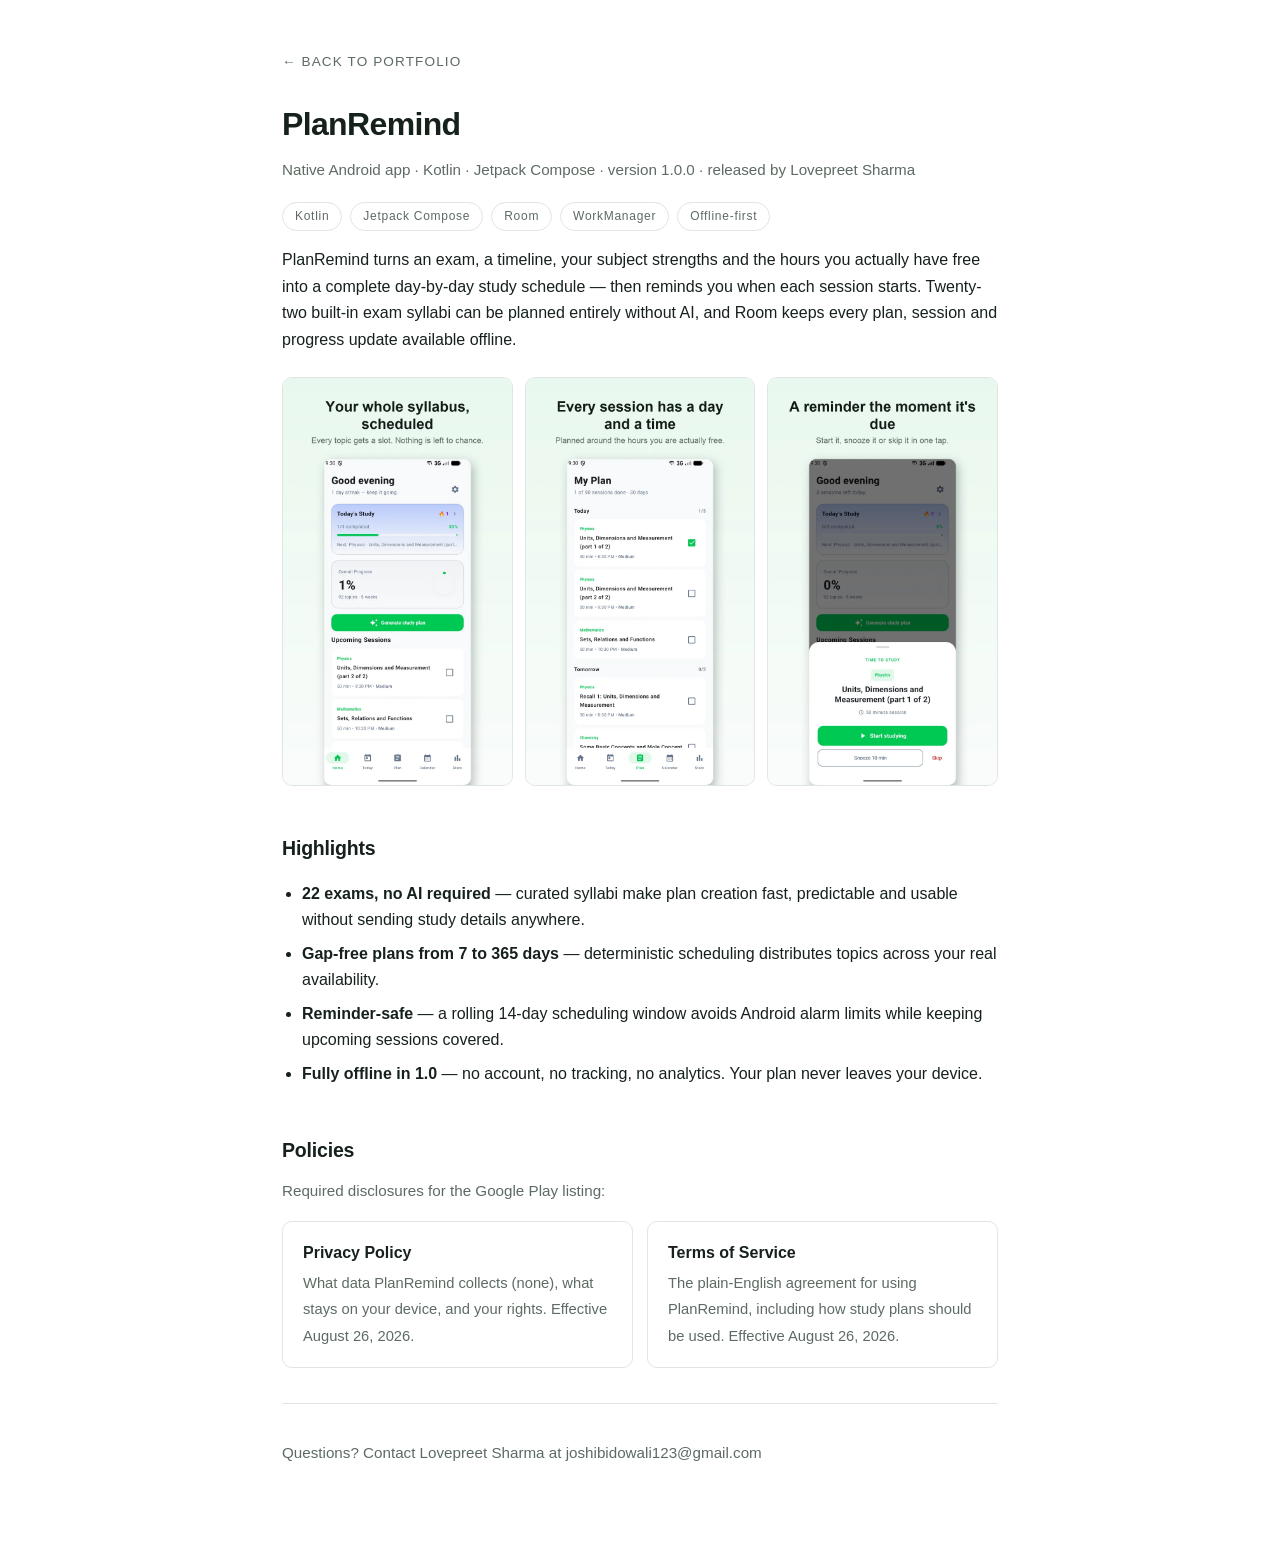
<file: planremind/index.html>
<!doctype html>
<html lang="en">
<head>
<meta charset="utf-8">
<meta name="viewport" content="width=device-width, initial-scale=1">
<title>PlanRemind — complete exam plans, scheduled for real life</title>
<meta name="description" content="PlanRemind is a native Android study planner that turns an exam, timeline and available hours into a day-by-day schedule — fully offline. Project details, privacy policy and terms.">
<style>
  :root { color-scheme: light dark; --ink:#16211b; --muted:#5d6b63; --line:#dfe6e1;
          --bg:#ffffff; --accent:#00a846; --code:#f2f5f3; }
  @media (prefers-color-scheme: dark) {
    :root { --ink:#e8efea; --muted:#9fb0a6; --line:#26302a; --bg:#111613; --code:#1a211d; }
  }
  * { box-sizing: border-box; }
  body { margin:0; background:var(--bg); color:var(--ink);
         font:16px/1.65 -apple-system,BlinkMacSystemFont,"Segoe UI",Roboto,Helvetica,Arial,sans-serif; }
  main { max-width: 760px; margin: 0 auto; padding: 48px 22px 96px; }
  .crumb { font-size:.85rem; letter-spacing:.08em; text-transform:uppercase; color:var(--muted);
           text-decoration:none; display:inline-block; margin-bottom:32px; }
  .crumb:hover { color: var(--accent); }
  h1 { font-size: 2rem; line-height:1.2; margin:0 0 .4em; letter-spacing:-.02em; }
  .meta { color:var(--muted); font-size:.95rem; margin:.15em 0; }
  .tagrow { display:flex; flex-wrap:wrap; gap:8px; margin:20px 0 0; }
  .tag { border:1px solid var(--line); border-radius:999px; padding:4px 12px;
         font-size:.75rem; letter-spacing:.06em; color:var(--muted); }
  h2 { font-size: 1.22rem; margin:2.4em 0 .6em; letter-spacing:-.01em; }
  p, li { color: var(--ink); }
  a { color: var(--accent); }
  hr { border:0; border-top:1px solid var(--line); margin:2.2em 0; }
  ul { padding-left: 1.25em; }
  li + li { margin-top: .45em; }
  .cards { display:grid; grid-template-columns:repeat(auto-fit,minmax(240px,1fr)); gap:14px;
           margin-top:18px; }
  .card { border:1px solid var(--line); border-radius:10px; padding:18px 20px;
          text-decoration:none; color:inherit; transition:border-color 160ms ease; }
  .card:hover { border-color: var(--accent); }
  .card strong { display:block; margin-bottom:4px; }
  .card span { color:var(--muted); font-size:.92rem; }
  .shots { display:grid; grid-template-columns:repeat(3,1fr); gap:12px; margin:24px 0 0; }
  .shots img { width:100%; height:auto; border-radius:10px; border:1px solid var(--line); }
  @media (max-width:560px) { .shots { grid-template-columns:repeat(2,1fr); } }
</style>
</head>
<body><main>

<a class="crumb" href="../">&larr; Back to portfolio</a>

<h1>PlanRemind</h1>
<p class="meta">Native Android app &middot; Kotlin &middot; Jetpack Compose &middot; version 1.0.0 &middot; released by Lovepreet Sharma</p>

<div class="tagrow">
  <span class="tag">Kotlin</span>
  <span class="tag">Jetpack Compose</span>
  <span class="tag">Room</span>
  <span class="tag">WorkManager</span>
  <span class="tag">Offline-first</span>
</div>

<p>
  PlanRemind turns an exam, a timeline, your subject strengths and the hours you actually
  have free into a complete day-by-day study schedule — then reminds you when each session
  starts. Twenty-two built-in exam syllabi can be planned entirely without AI, and Room keeps
  every plan, session and progress update available offline.
</p>

<div class="shots">
  <img src="../assets/shots/planremind-01_home.webp" alt="PlanRemind home screen showing a study plan, today's progress and upcoming sessions." loading="lazy" decoding="async">
  <img src="../assets/shots/planremind-03_plan.webp" alt="PlanRemind plan screen listing study sessions by day with subjects, durations and completion controls." loading="lazy" decoding="async">
  <img src="../assets/shots/planremind-04_reminder.webp" alt="PlanRemind study reminder showing the next scheduled topic and actions to begin or snooze." loading="lazy" decoding="async">
</div>

<h2>Highlights</h2>
<ul>
  <li><strong>22 exams, no AI required</strong> — curated syllabi make plan creation fast, predictable and usable without sending study details anywhere.</li>
  <li><strong>Gap-free plans from 7 to 365 days</strong> — deterministic scheduling distributes topics across your real availability.</li>
  <li><strong>Reminder-safe</strong> — a rolling 14-day scheduling window avoids Android alarm limits while keeping upcoming sessions covered.</li>
  <li><strong>Fully offline in 1.0</strong> — no account, no tracking, no analytics. Your plan never leaves your device.</li>
</ul>

<h2>Policies</h2>
<p class="meta">Required disclosures for the Google Play listing:</p>
<div class="cards">
  <a class="card" href="privacy-policy.html">
    <strong>Privacy Policy</strong>
    <span>What data PlanRemind collects (none), what stays on your device, and your rights. Effective August 26, 2026.</span>
  </a>
  <a class="card" href="terms-of-service.html">
    <strong>Terms of Service</strong>
    <span>The plain-English agreement for using PlanRemind, including how study plans should be used. Effective August 26, 2026.</span>
  </a>
</div>

<hr>
<p class="meta">Questions? Contact Lovepreet Sharma at joshibidowali123@gmail.com</p>

</main></body>
</html>
</file>
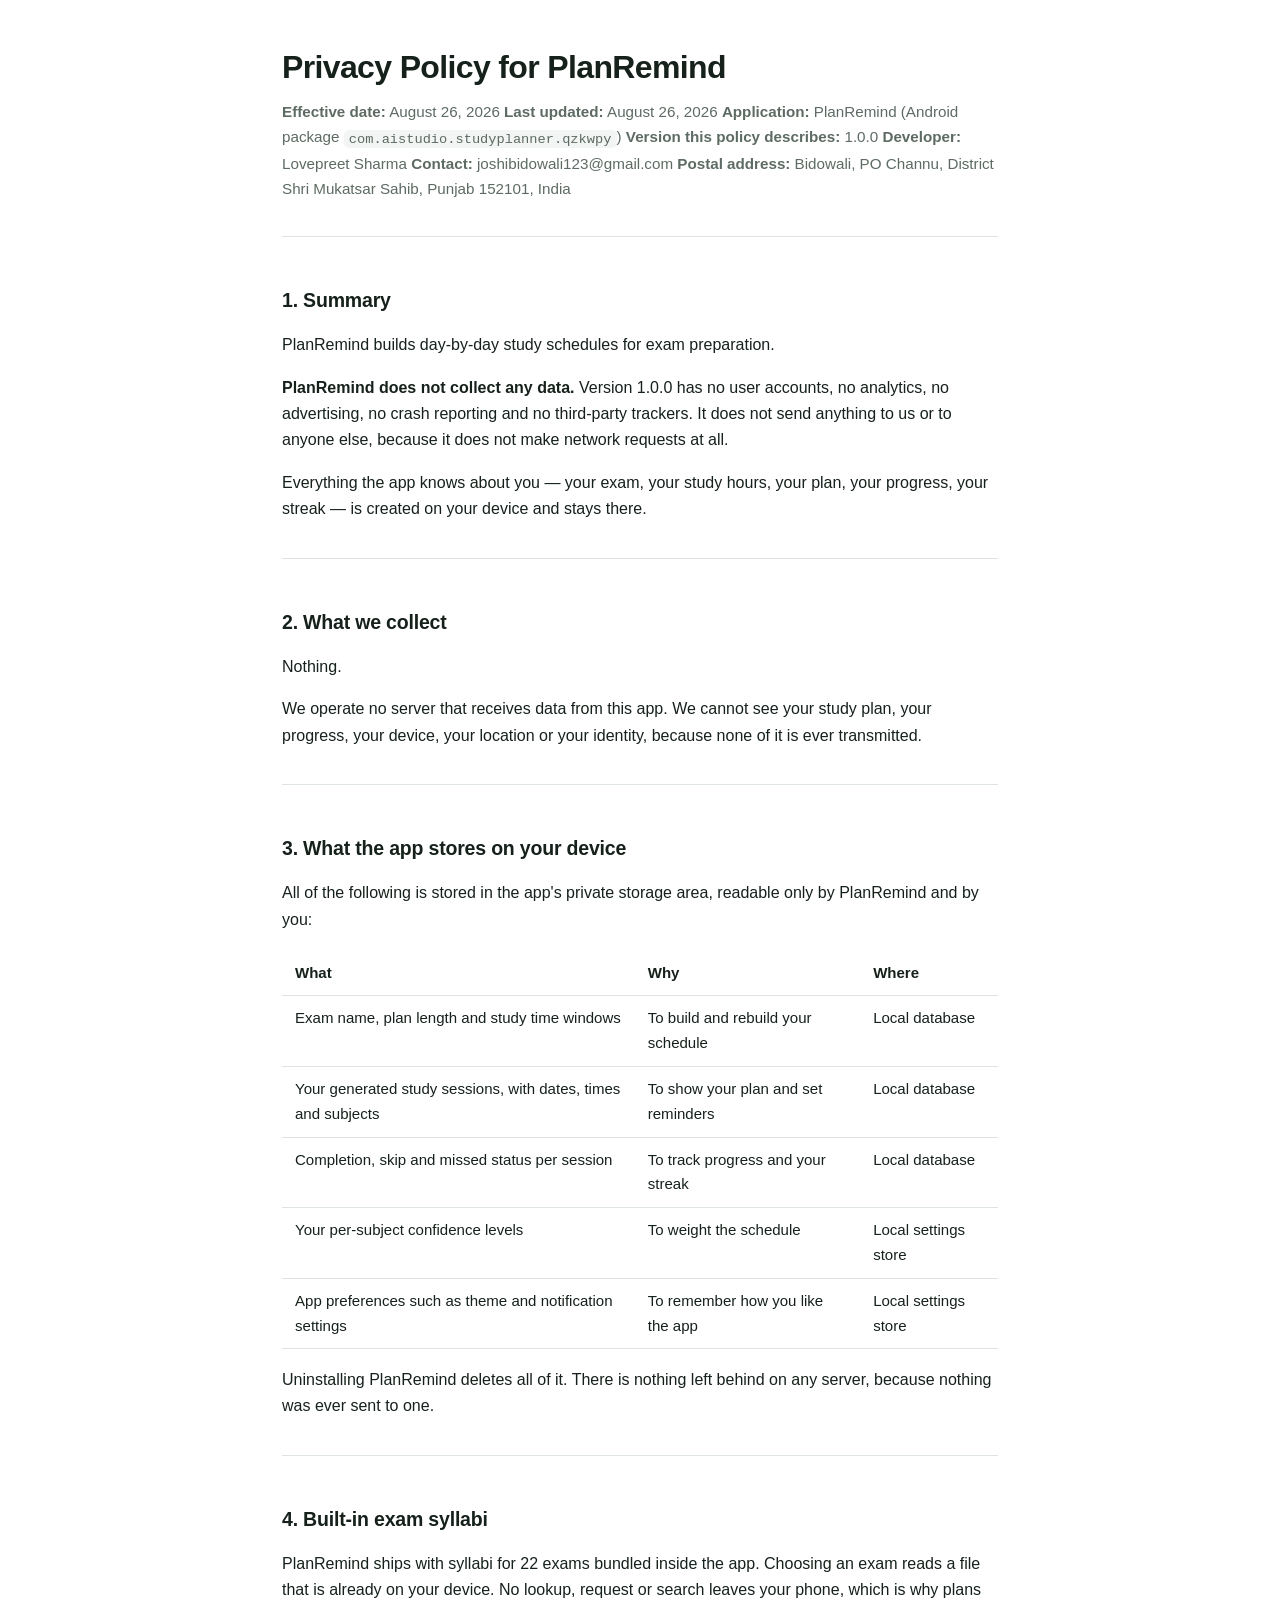
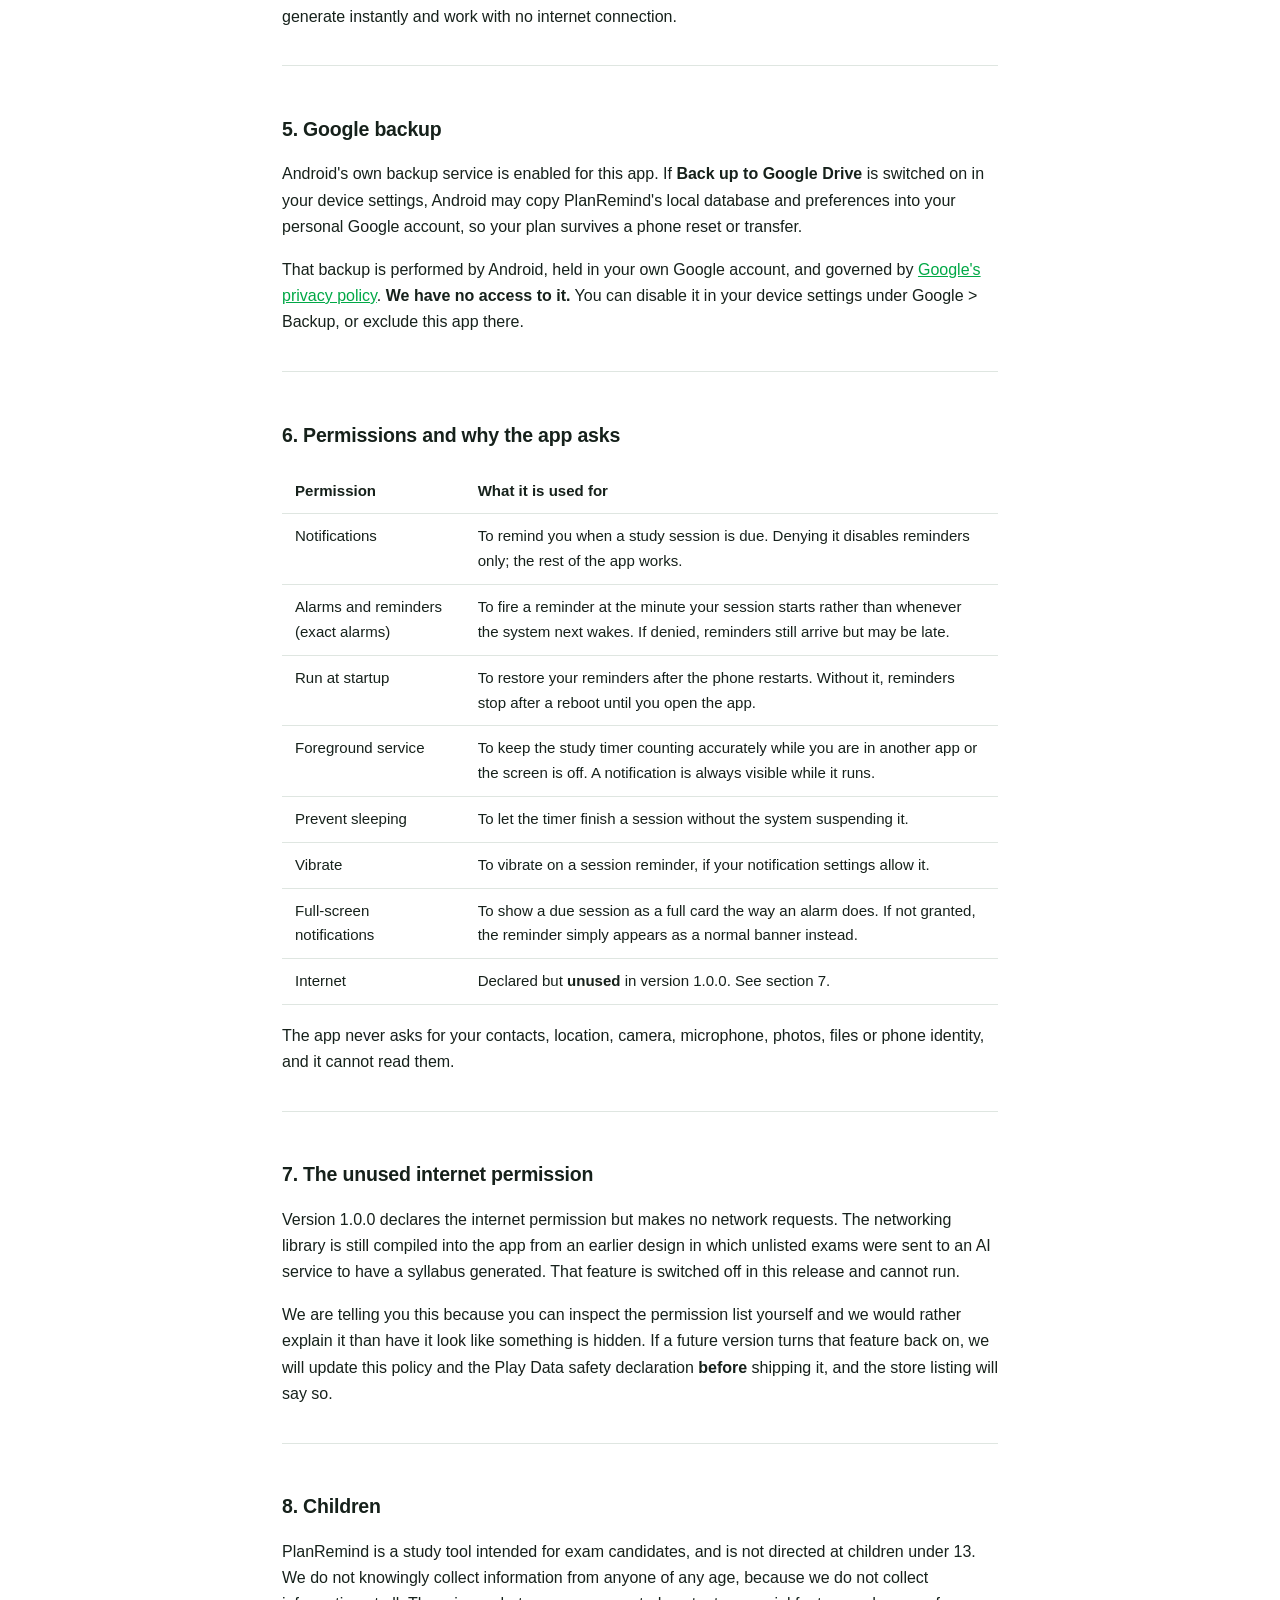
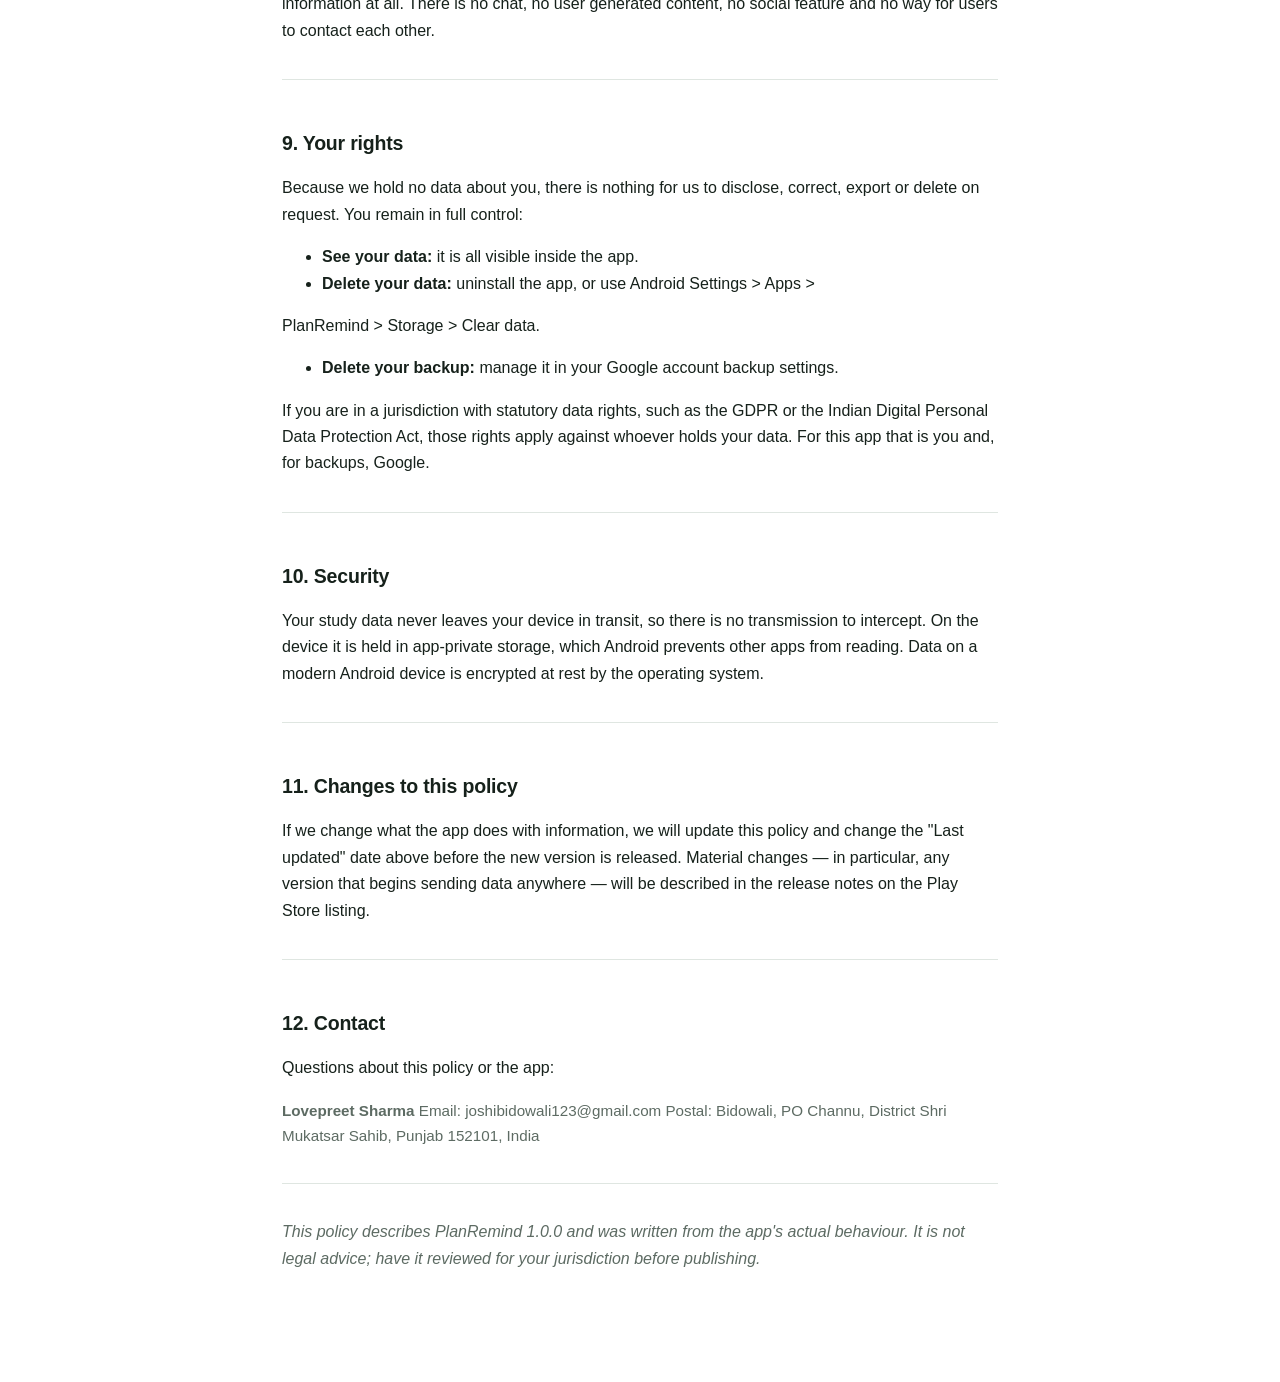
<file: planremind/privacy-policy.html>
<!doctype html>
<html lang="en">
<head>
<meta charset="utf-8">
<meta name="viewport" content="width=device-width, initial-scale=1">
<title>Privacy Policy — PlanRemind</title>
<meta name="description" content="Privacy policy for the PlanRemind Android app. PlanRemind collects no data.">
<style>
:root { color-scheme: light dark; --ink:#16211b; --muted:#5d6b63; --line:#dfe6e1;
        --bg:#ffffff; --accent:#00a846; --code:#f2f5f3; }
@media (prefers-color-scheme: dark) {
  :root { --ink:#e8efea; --muted:#9fb0a6; --line:#26302a; --bg:#111613; --code:#1a211d; }
}
* { box-sizing: border-box; }
body { margin:0; background:var(--bg); color:var(--ink);
       font:16px/1.65 -apple-system,BlinkMacSystemFont,"Segoe UI",Roboto,Helvetica,Arial,sans-serif; }
main { max-width: 760px; margin: 0 auto; padding: 48px 22px 96px; }
h1 { font-size: 2rem; line-height:1.2; margin:0 0 .4em; letter-spacing:-.02em; }
h2 { font-size: 1.22rem; margin:2.4em 0 .6em; letter-spacing:-.01em; }
p, li { color: var(--ink); }
a { color: var(--accent); }
hr { border:0; border-top:1px solid var(--line); margin:2.2em 0; }
em { color: var(--muted); }
code { background:var(--code); padding:.12em .38em; border-radius:5px; font-size:.9em; }
.meta { color:var(--muted); font-size:.95rem; margin:.15em 0; }
.tablewrap { overflow-x:auto; -webkit-overflow-scrolling:touch; margin:1.1em 0; }
table { border-collapse:collapse; width:100%; min-width:460px; font-size:.94rem; }
th, td { text-align:left; padding:10px 13px; border-bottom:1px solid var(--line); vertical-align:top; }
th { font-weight:600; white-space:nowrap; }
</style>
</head>
<body><main>
<h1>Privacy Policy for PlanRemind</h1>
<p class="meta"><strong>Effective date:</strong> August 26, 2026 <strong>Last updated:</strong> August 26, 2026 <strong>Application:</strong> PlanRemind (Android package <code>com.aistudio.studyplanner.qzkwpy</code>) <strong>Version this policy describes:</strong> 1.0.0 <strong>Developer:</strong> Lovepreet Sharma <strong>Contact:</strong> joshibidowali123@gmail.com <strong>Postal address:</strong> Bidowali, PO Channu, District Shri Mukatsar Sahib, Punjab 152101, India</p>
<hr>
<h2>1. Summary</h2>
<p>PlanRemind builds day-by-day study schedules for exam preparation.</p>
<p><strong>PlanRemind does not collect any data.</strong> Version 1.0.0 has no user accounts, no analytics, no advertising, no crash reporting and no third-party trackers. It does not send anything to us or to anyone else, because it does not make network requests at all.</p>
<p>Everything the app knows about you — your exam, your study hours, your plan, your progress, your streak — is created on your device and stays there.</p>
<hr>
<h2>2. What we collect</h2>
<p>Nothing.</p>
<p>We operate no server that receives data from this app. We cannot see your study plan, your progress, your device, your location or your identity, because none of it is ever transmitted.</p>
<hr>
<h2>3. What the app stores on your device</h2>
<p>All of the following is stored in the app&#x27;s private storage area, readable only by PlanRemind and by you:</p>
<div class="tablewrap"><table><thead><tr><th>What</th><th>Why</th><th>Where</th></tr></thead><tbody>
<tr><td>Exam name, plan length and study time windows</td><td>To build and rebuild your schedule</td><td>Local database</td></tr>
<tr><td>Your generated study sessions, with dates, times and subjects</td><td>To show your plan and set reminders</td><td>Local database</td></tr>
<tr><td>Completion, skip and missed status per session</td><td>To track progress and your streak</td><td>Local database</td></tr>
<tr><td>Your per-subject confidence levels</td><td>To weight the schedule</td><td>Local settings store</td></tr>
<tr><td>App preferences such as theme and notification settings</td><td>To remember how you like the app</td><td>Local settings store</td></tr>
</tbody></table></div>
<p>Uninstalling PlanRemind deletes all of it. There is nothing left behind on any server, because nothing was ever sent to one.</p>
<hr>
<h2>4. Built-in exam syllabi</h2>
<p>PlanRemind ships with syllabi for 22 exams bundled inside the app. Choosing an exam reads a file that is already on your device. No lookup, request or search leaves your phone, which is why plans generate instantly and work with no internet connection.</p>
<hr>
<h2>5. Google backup</h2>
<p>Android&#x27;s own backup service is enabled for this app. If <strong>Back up to Google Drive</strong> is switched on in your device settings, Android may copy PlanRemind&#x27;s local database and preferences into your personal Google account, so your plan survives a phone reset or transfer.</p>
<p>That backup is performed by Android, held in your own Google account, and governed by <a href="https://policies.google.com/privacy">Google&#x27;s privacy policy</a>. <strong>We have no access to it.</strong> You can disable it in your device settings under Google &gt; Backup, or exclude this app there.</p>
<hr>
<h2>6. Permissions and why the app asks</h2>
<div class="tablewrap"><table><thead><tr><th>Permission</th><th>What it is used for</th></tr></thead><tbody>
<tr><td>Notifications</td><td>To remind you when a study session is due. Denying it disables reminders only; the rest of the app works.</td></tr>
<tr><td>Alarms and reminders (exact alarms)</td><td>To fire a reminder at the minute your session starts rather than whenever the system next wakes. If denied, reminders still arrive but may be late.</td></tr>
<tr><td>Run at startup</td><td>To restore your reminders after the phone restarts. Without it, reminders stop after a reboot until you open the app.</td></tr>
<tr><td>Foreground service</td><td>To keep the study timer counting accurately while you are in another app or the screen is off. A notification is always visible while it runs.</td></tr>
<tr><td>Prevent sleeping</td><td>To let the timer finish a session without the system suspending it.</td></tr>
<tr><td>Vibrate</td><td>To vibrate on a session reminder, if your notification settings allow it.</td></tr>
<tr><td>Full-screen notifications</td><td>To show a due session as a full card the way an alarm does. If not granted, the reminder simply appears as a normal banner instead.</td></tr>
<tr><td>Internet</td><td>Declared but <strong>unused</strong> in version 1.0.0. See section 7.</td></tr>
</tbody></table></div>
<p>The app never asks for your contacts, location, camera, microphone, photos, files or phone identity, and it cannot read them.</p>
<hr>
<h2>7. The unused internet permission</h2>
<p>Version 1.0.0 declares the internet permission but makes no network requests. The networking library is still compiled into the app from an earlier design in which unlisted exams were sent to an AI service to have a syllabus generated. That feature is switched off in this release and cannot run.</p>
<p>We are telling you this because you can inspect the permission list yourself and we would rather explain it than have it look like something is hidden. If a future version turns that feature back on, we will update this policy and the Play Data safety declaration <strong>before</strong> shipping it, and the store listing will say so.</p>
<hr>
<h2>8. Children</h2>
<p>PlanRemind is a study tool intended for exam candidates, and is not directed at children under 13. We do not knowingly collect information from anyone of any age, because we do not collect information at all. There is no chat, no user generated content, no social feature and no way for users to contact each other.</p>
<hr>
<h2>9. Your rights</h2>
<p>Because we hold no data about you, there is nothing for us to disclose, correct, export or delete on request. You remain in full control:</p>
<ul>
<li><strong>See your data:</strong> it is all visible inside the app.</li>
<li><strong>Delete your data:</strong> uninstall the app, or use Android Settings &gt; Apps &gt;</li>
</ul>
<p>PlanRemind &gt; Storage &gt; Clear data.</p>
<ul>
<li><strong>Delete your backup:</strong> manage it in your Google account backup settings.</li>
</ul>
<p>If you are in a jurisdiction with statutory data rights, such as the GDPR or the Indian Digital Personal Data Protection Act, those rights apply against whoever holds your data. For this app that is you and, for backups, Google.</p>
<hr>
<h2>10. Security</h2>
<p>Your study data never leaves your device in transit, so there is no transmission to intercept. On the device it is held in app-private storage, which Android prevents other apps from reading. Data on a modern Android device is encrypted at rest by the operating system.</p>
<hr>
<h2>11. Changes to this policy</h2>
<p>If we change what the app does with information, we will update this policy and change the &quot;Last updated&quot; date above before the new version is released. Material changes — in particular, any version that begins sending data anywhere — will be described in the release notes on the Play Store listing.</p>
<hr>
<h2>12. Contact</h2>
<p>Questions about this policy or the app:</p>
<p class="meta"><strong>Lovepreet Sharma</strong> Email: joshibidowali123@gmail.com Postal: Bidowali, PO Channu, District Shri Mukatsar Sahib, Punjab 152101, India</p>
<hr>
<p><em>This policy describes PlanRemind 1.0.0 and was written from the app&#x27;s actual behaviour. It is not legal advice; have it reviewed for your jurisdiction before publishing.</em></p>
</main></body>
</html>
</file>
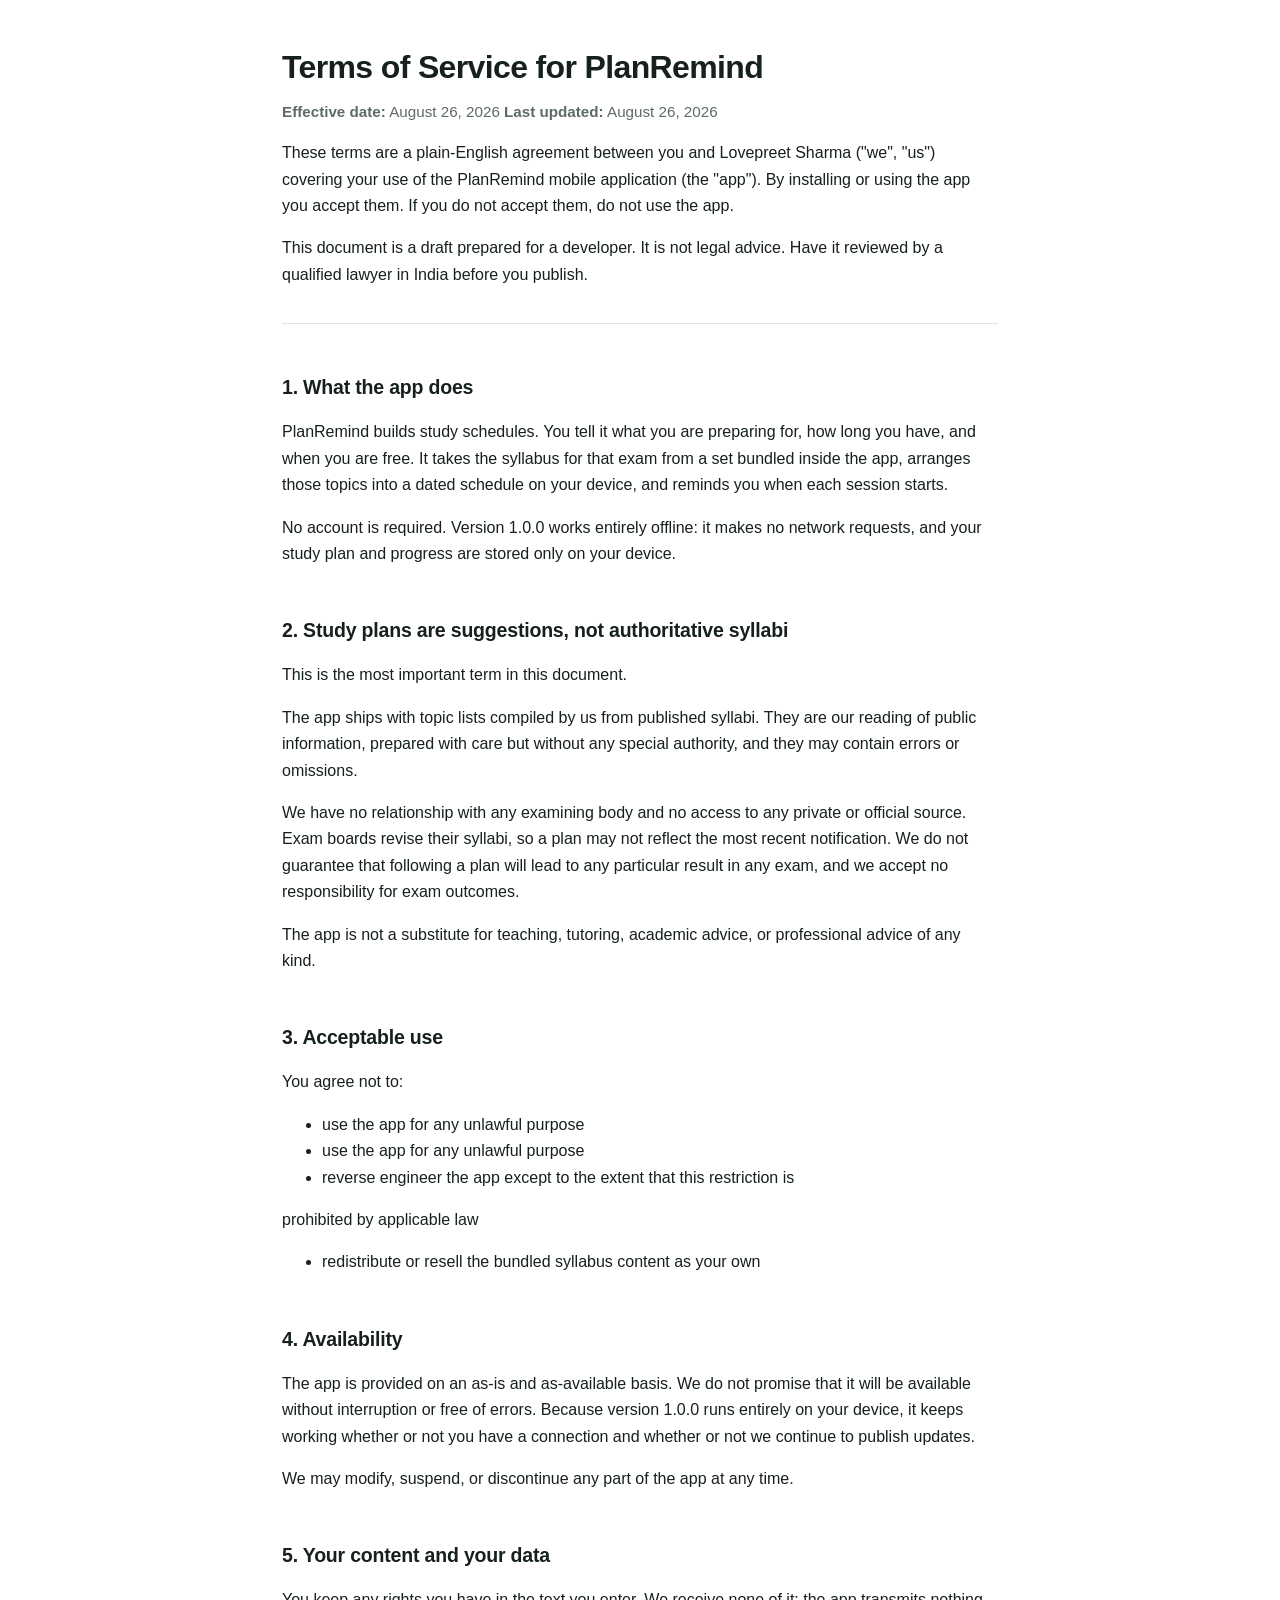
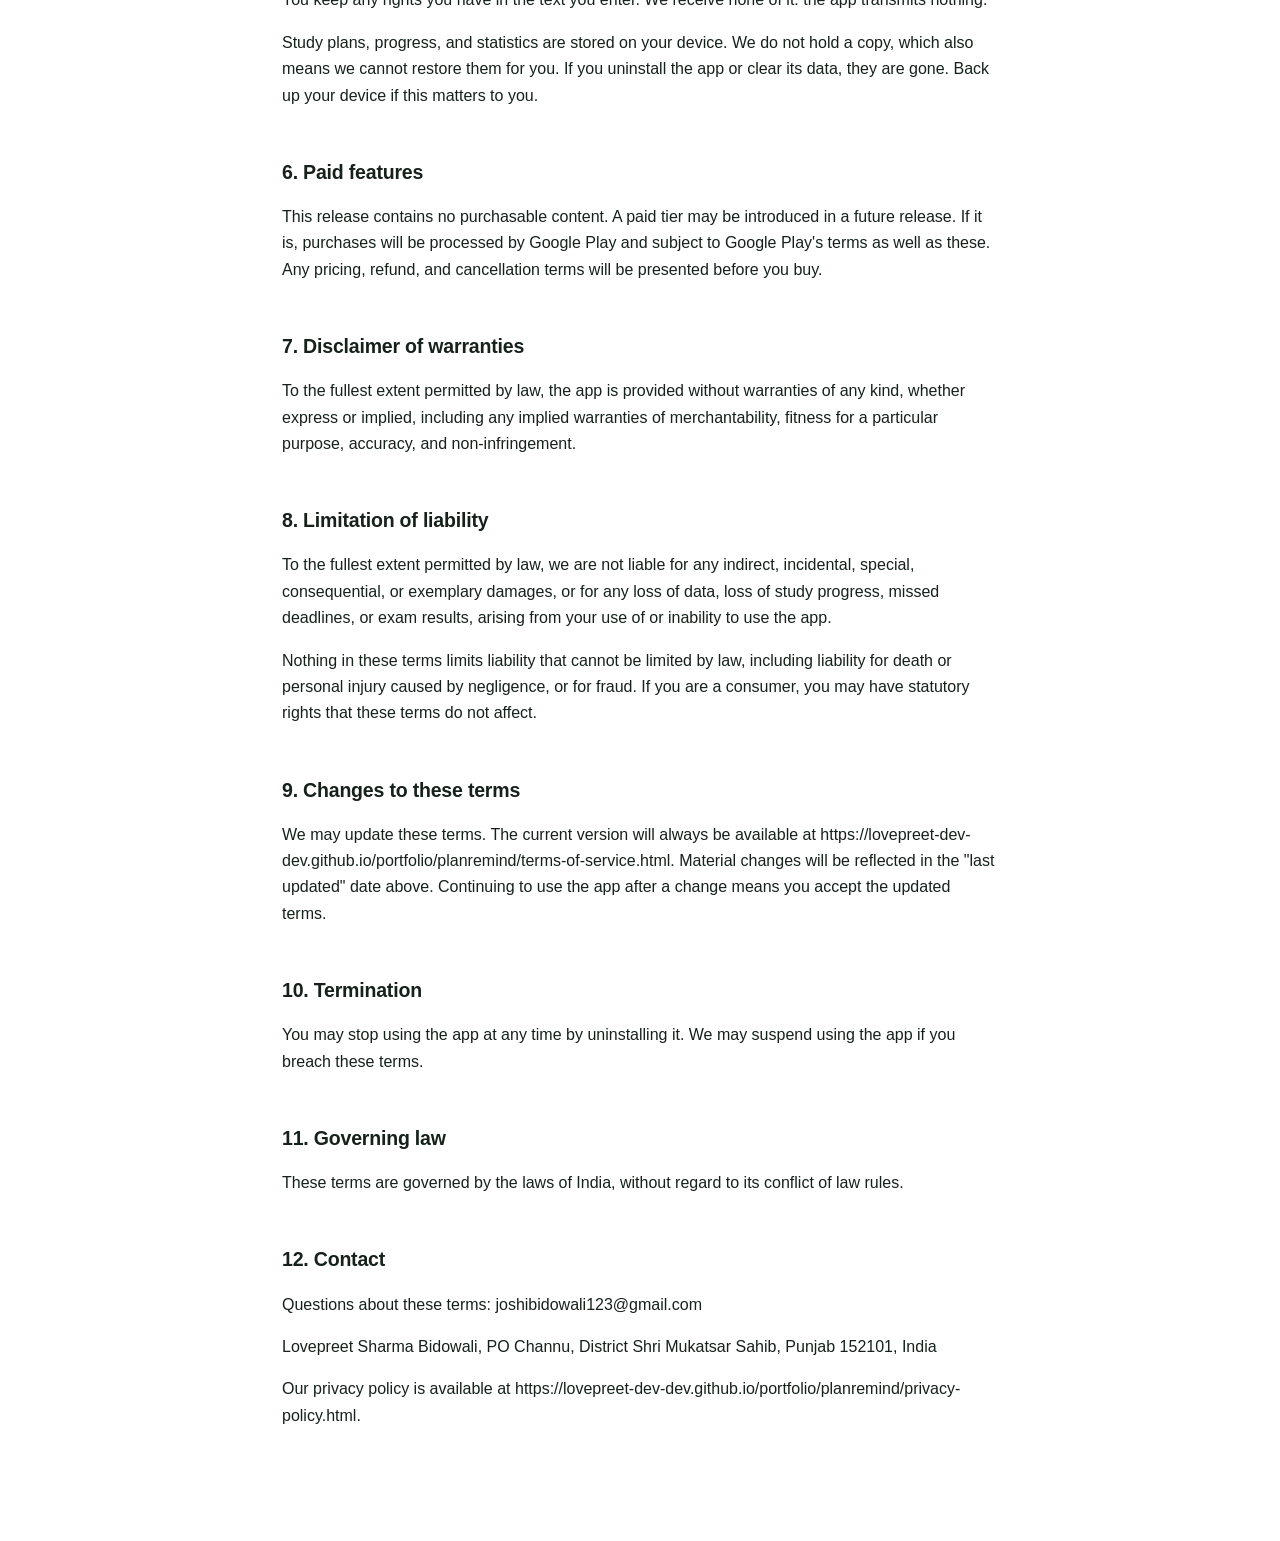
<file: planremind/terms-of-service.html>
<!doctype html>
<html lang="en">
<head>
<meta charset="utf-8">
<meta name="viewport" content="width=device-width, initial-scale=1">
<title>Terms of Service — PlanRemind</title>
<meta name="description" content="Terms of service for the PlanRemind Android app. PlanRemind collects no data.">
<style>
:root { color-scheme: light dark; --ink:#16211b; --muted:#5d6b63; --line:#dfe6e1;
        --bg:#ffffff; --accent:#00a846; --code:#f2f5f3; }
@media (prefers-color-scheme: dark) {
  :root { --ink:#e8efea; --muted:#9fb0a6; --line:#26302a; --bg:#111613; --code:#1a211d; }
}
* { box-sizing: border-box; }
body { margin:0; background:var(--bg); color:var(--ink);
       font:16px/1.65 -apple-system,BlinkMacSystemFont,"Segoe UI",Roboto,Helvetica,Arial,sans-serif; }
main { max-width: 760px; margin: 0 auto; padding: 48px 22px 96px; }
h1 { font-size: 2rem; line-height:1.2; margin:0 0 .4em; letter-spacing:-.02em; }
h2 { font-size: 1.22rem; margin:2.4em 0 .6em; letter-spacing:-.01em; }
p, li { color: var(--ink); }
a { color: var(--accent); }
hr { border:0; border-top:1px solid var(--line); margin:2.2em 0; }
em { color: var(--muted); }
code { background:var(--code); padding:.12em .38em; border-radius:5px; font-size:.9em; }
.meta { color:var(--muted); font-size:.95rem; margin:.15em 0; }
.tablewrap { overflow-x:auto; -webkit-overflow-scrolling:touch; margin:1.1em 0; }
table { border-collapse:collapse; width:100%; min-width:460px; font-size:.94rem; }
th, td { text-align:left; padding:10px 13px; border-bottom:1px solid var(--line); vertical-align:top; }
th { font-weight:600; white-space:nowrap; }
</style>
</head>
<body><main>
<h1>Terms of Service for PlanRemind</h1>
<p class="meta"><strong>Effective date:</strong> August 26, 2026 <strong>Last updated:</strong> August 26, 2026</p>
<p>These terms are a plain-English agreement between you and Lovepreet Sharma (&quot;we&quot;, &quot;us&quot;) covering your use of the PlanRemind mobile application (the &quot;app&quot;). By installing or using the app you accept them. If you do not accept them, do not use the app.</p>
<p>This document is a draft prepared for a developer. It is not legal advice. Have it reviewed by a qualified lawyer in India before you publish.</p>
<hr>
<h2>1. What the app does</h2>
<p>PlanRemind builds study schedules. You tell it what you are preparing for, how long you have, and when you are free. It takes the syllabus for that exam from a set bundled inside the app, arranges those topics into a dated schedule on your device, and reminds you when each session starts.</p>
<p>No account is required. Version 1.0.0 works entirely offline: it makes no network requests, and your study plan and progress are stored only on your device.</p>
<h2>2. Study plans are suggestions, not authoritative syllabi</h2>
<p>This is the most important term in this document.</p>
<p>The app ships with topic lists compiled by us from published syllabi. They are our reading of public information, prepared with care but without any special authority, and they may contain errors or omissions.</p>
<p>We have no relationship with any examining body and no access to any private or official source. Exam boards revise their syllabi, so a plan may not reflect the most recent notification. We do not guarantee that following a plan will lead to any particular result in any exam, and we accept no responsibility for exam outcomes.</p>
<p>The app is not a substitute for teaching, tutoring, academic advice, or professional advice of any kind.</p>
<h2>3. Acceptable use</h2>
<p>You agree not to:</p>
<ul>
<li>use the app for any unlawful purpose</li>
<li>use the app for any unlawful purpose</li>
<li>reverse engineer the app except to the extent that this restriction is</li>
</ul>
<p>prohibited by applicable law</p>
<ul>
<li>redistribute or resell the bundled syllabus content as your own</li>
</ul>
<h2>4. Availability</h2>
<p>The app is provided on an as-is and as-available basis. We do not promise that it will be available without interruption or free of errors. Because version 1.0.0 runs entirely on your device, it keeps working whether or not you have a connection and whether or not we continue to publish updates.</p>
<p>We may modify, suspend, or discontinue any part of the app at any time.</p>
<h2>5. Your content and your data</h2>
<p>You keep any rights you have in the text you enter. We receive none of it: the app transmits nothing.</p>
<p>Study plans, progress, and statistics are stored on your device. We do not hold a copy, which also means we cannot restore them for you. If you uninstall the app or clear its data, they are gone. Back up your device if this matters to you.</p>
<h2>6. Paid features</h2>
<p>This release contains no purchasable content. A paid tier may be introduced in a future release. If it is, purchases will be processed by Google Play and subject to Google Play&#x27;s terms as well as these. Any pricing, refund, and cancellation terms will be presented before you buy.</p>
<h2>7. Disclaimer of warranties</h2>
<p>To the fullest extent permitted by law, the app is provided without warranties of any kind, whether express or implied, including any implied warranties of merchantability, fitness for a particular purpose, accuracy, and non-infringement.</p>
<h2>8. Limitation of liability</h2>
<p>To the fullest extent permitted by law, we are not liable for any indirect, incidental, special, consequential, or exemplary damages, or for any loss of data, loss of study progress, missed deadlines, or exam results, arising from your use of or inability to use the app.</p>
<p>Nothing in these terms limits liability that cannot be limited by law, including liability for death or personal injury caused by negligence, or for fraud. If you are a consumer, you may have statutory rights that these terms do not affect.</p>
<h2>9. Changes to these terms</h2>
<p>We may update these terms. The current version will always be available at https://lovepreet-dev-dev.github.io/portfolio/planremind/terms-of-service.html. Material changes will be reflected in the &quot;last updated&quot; date above. Continuing to use the app after a change means you accept the updated terms.</p>
<h2>10. Termination</h2>
<p>You may stop using the app at any time by uninstalling it. We may suspend using the app if you breach these terms.</p>
<h2>11. Governing law</h2>
<p>These terms are governed by the laws of India, without regard to its conflict of law rules.</p>
<h2>12. Contact</h2>
<p>Questions about these terms: joshibidowali123@gmail.com</p>
<p>Lovepreet Sharma Bidowali, PO Channu, District Shri Mukatsar Sahib, Punjab 152101, India</p>
<p>Our privacy policy is available at https://lovepreet-dev-dev.github.io/portfolio/planremind/privacy-policy.html.</p>
</main></body>
</html>
</file>
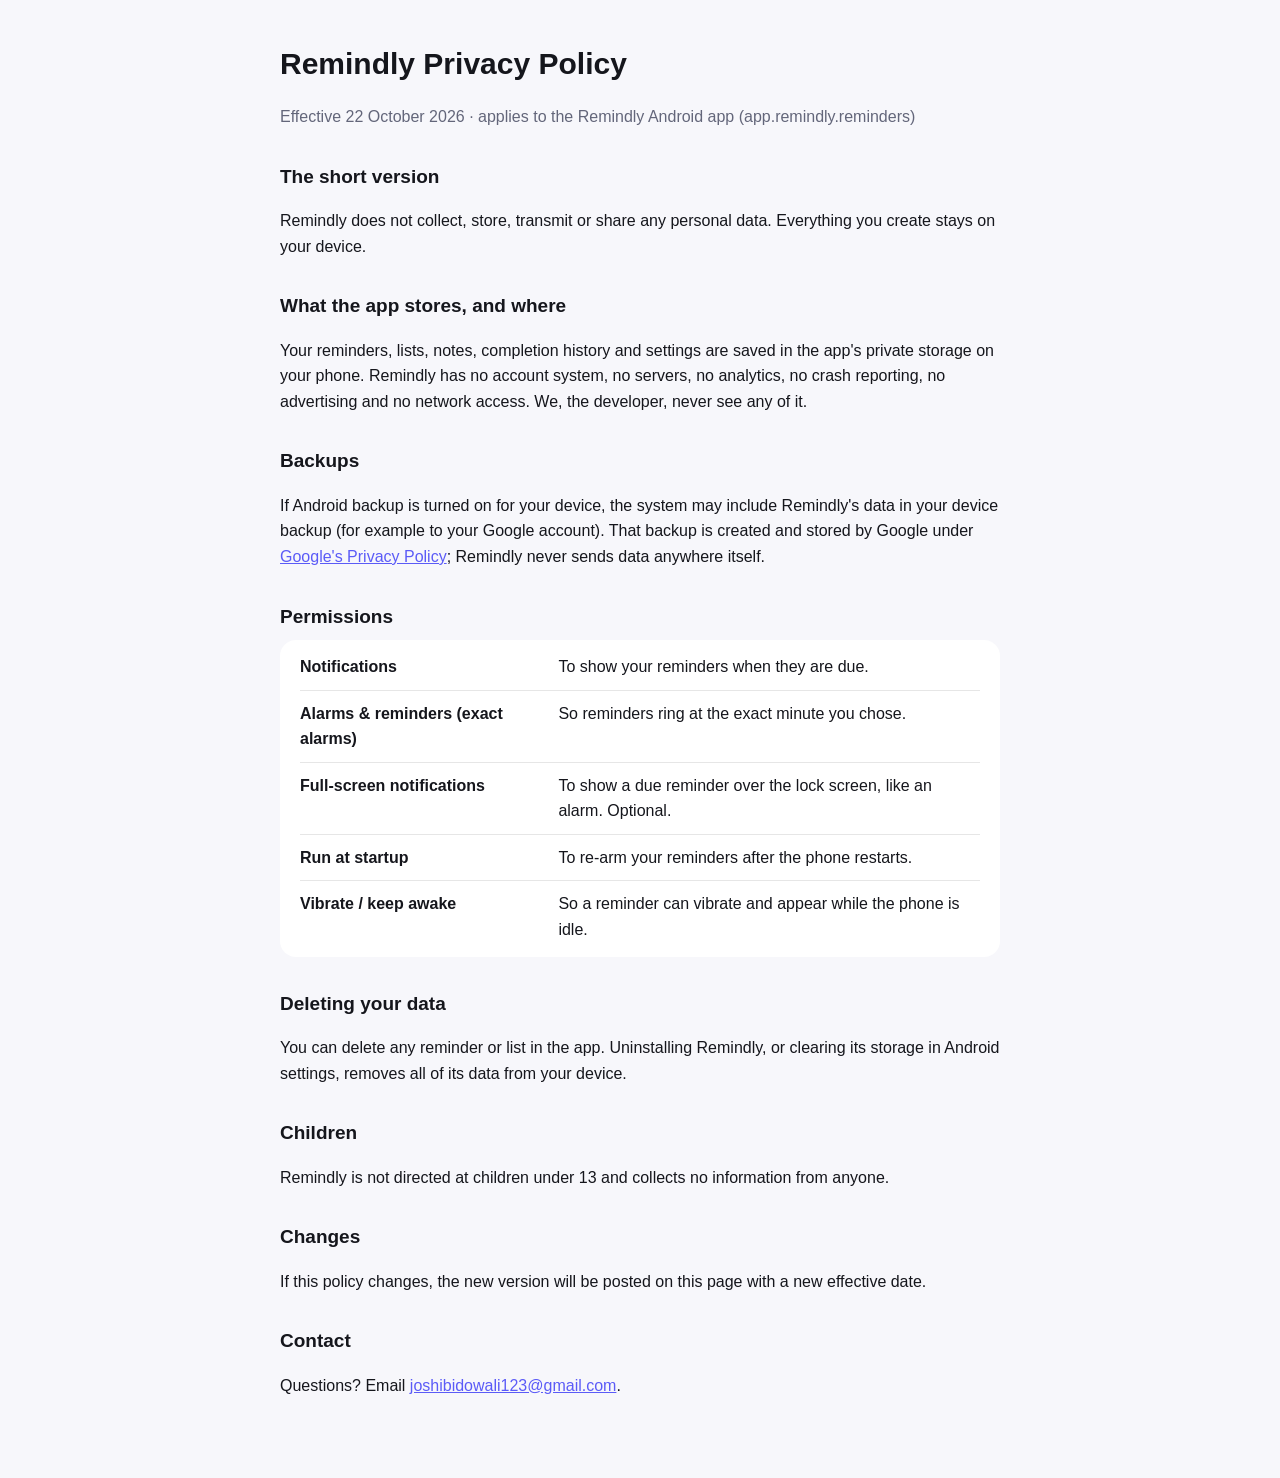
<file: remindly/privacy-policy.html>
<!doctype html>
<html lang="en">
<head>
<meta charset="utf-8">
<meta name="viewport" content="width=device-width, initial-scale=1">
<title>Remindly Privacy Policy</title>
<style>
  :root { --bg:#F7F7FB; --fg:#15161C; --muted:#63667A; --card:#fff; --brand:#5B5BF7; }
  @media (prefers-color-scheme: dark) { :root { --bg:#0E0F14; --fg:#ECECF3; --muted:#9DA0B4; --card:#181A22; --brand:#8B8BFF; } }
  body { margin:0; background:var(--bg); color:var(--fg); font:16px/1.6 -apple-system, "Segoe UI", Roboto, sans-serif; }
  main { max-width:720px; margin:0 auto; padding:40px 16px 64px; }
  h1 { font-size:30px; margin:0 0 4px; }
  h2 { font-size:19px; margin:32px 0 8px; }
  .muted { color:var(--muted); }
  .card { background:var(--card); border-radius:16px; padding:4px 20px; }
  table { width:100%; border-collapse:collapse; }
  td { padding:10px 0; border-bottom:1px solid rgba(128,128,128,.2); vertical-align:top; }
  tr:last-child td { border-bottom:none; }
  td:first-child { font-weight:600; width:38%; padding-right:12px; }
  a { color:var(--brand); }
</style>
</head>
<body>
<main>
  <h1>Remindly Privacy Policy</h1>
  <p class="muted">Effective 22 October 2026 · applies to the Remindly Android app (app.remindly.reminders)</p>

  <h2>The short version</h2>
  <p>Remindly does not collect, store, transmit or share any personal data. Everything you create stays on your device.</p>

  <h2>What the app stores, and where</h2>
  <p>Your reminders, lists, notes, completion history and settings are saved in the app's private storage on your phone. Remindly has no account system, no servers, no analytics, no crash reporting, no advertising and no network access. We, the developer, never see any of it.</p>

  <h2>Backups</h2>
  <p>If Android backup is turned on for your device, the system may include Remindly's data in your device backup (for example to your Google account). That backup is created and stored by Google under <a href="https://policies.google.com/privacy">Google's Privacy Policy</a>; Remindly never sends data anywhere itself.</p>

  <h2>Permissions</h2>
  <div class="card">
    <table>
      <tr><td>Notifications</td><td>To show your reminders when they are due.</td></tr>
      <tr><td>Alarms &amp; reminders (exact alarms)</td><td>So reminders ring at the exact minute you chose.</td></tr>
      <tr><td>Full-screen notifications</td><td>To show a due reminder over the lock screen, like an alarm. Optional.</td></tr>
      <tr><td>Run at startup</td><td>To re-arm your reminders after the phone restarts.</td></tr>
      <tr><td>Vibrate / keep awake</td><td>So a reminder can vibrate and appear while the phone is idle.</td></tr>
    </table>
  </div>

  <h2>Deleting your data</h2>
  <p>You can delete any reminder or list in the app. Uninstalling Remindly, or clearing its storage in Android settings, removes all of its data from your device.</p>

  <h2>Children</h2>
  <p>Remindly is not directed at children under 13 and collects no information from anyone.</p>

  <h2>Changes</h2>
  <p>If this policy changes, the new version will be posted on this page with a new effective date.</p>

  <h2>Contact</h2>
  <p>Questions? Email <a href="mailto:joshibidowali123@gmail.com">joshibidowali123@gmail.com</a>.</p>
</main>
</body>
</html>
</file>
